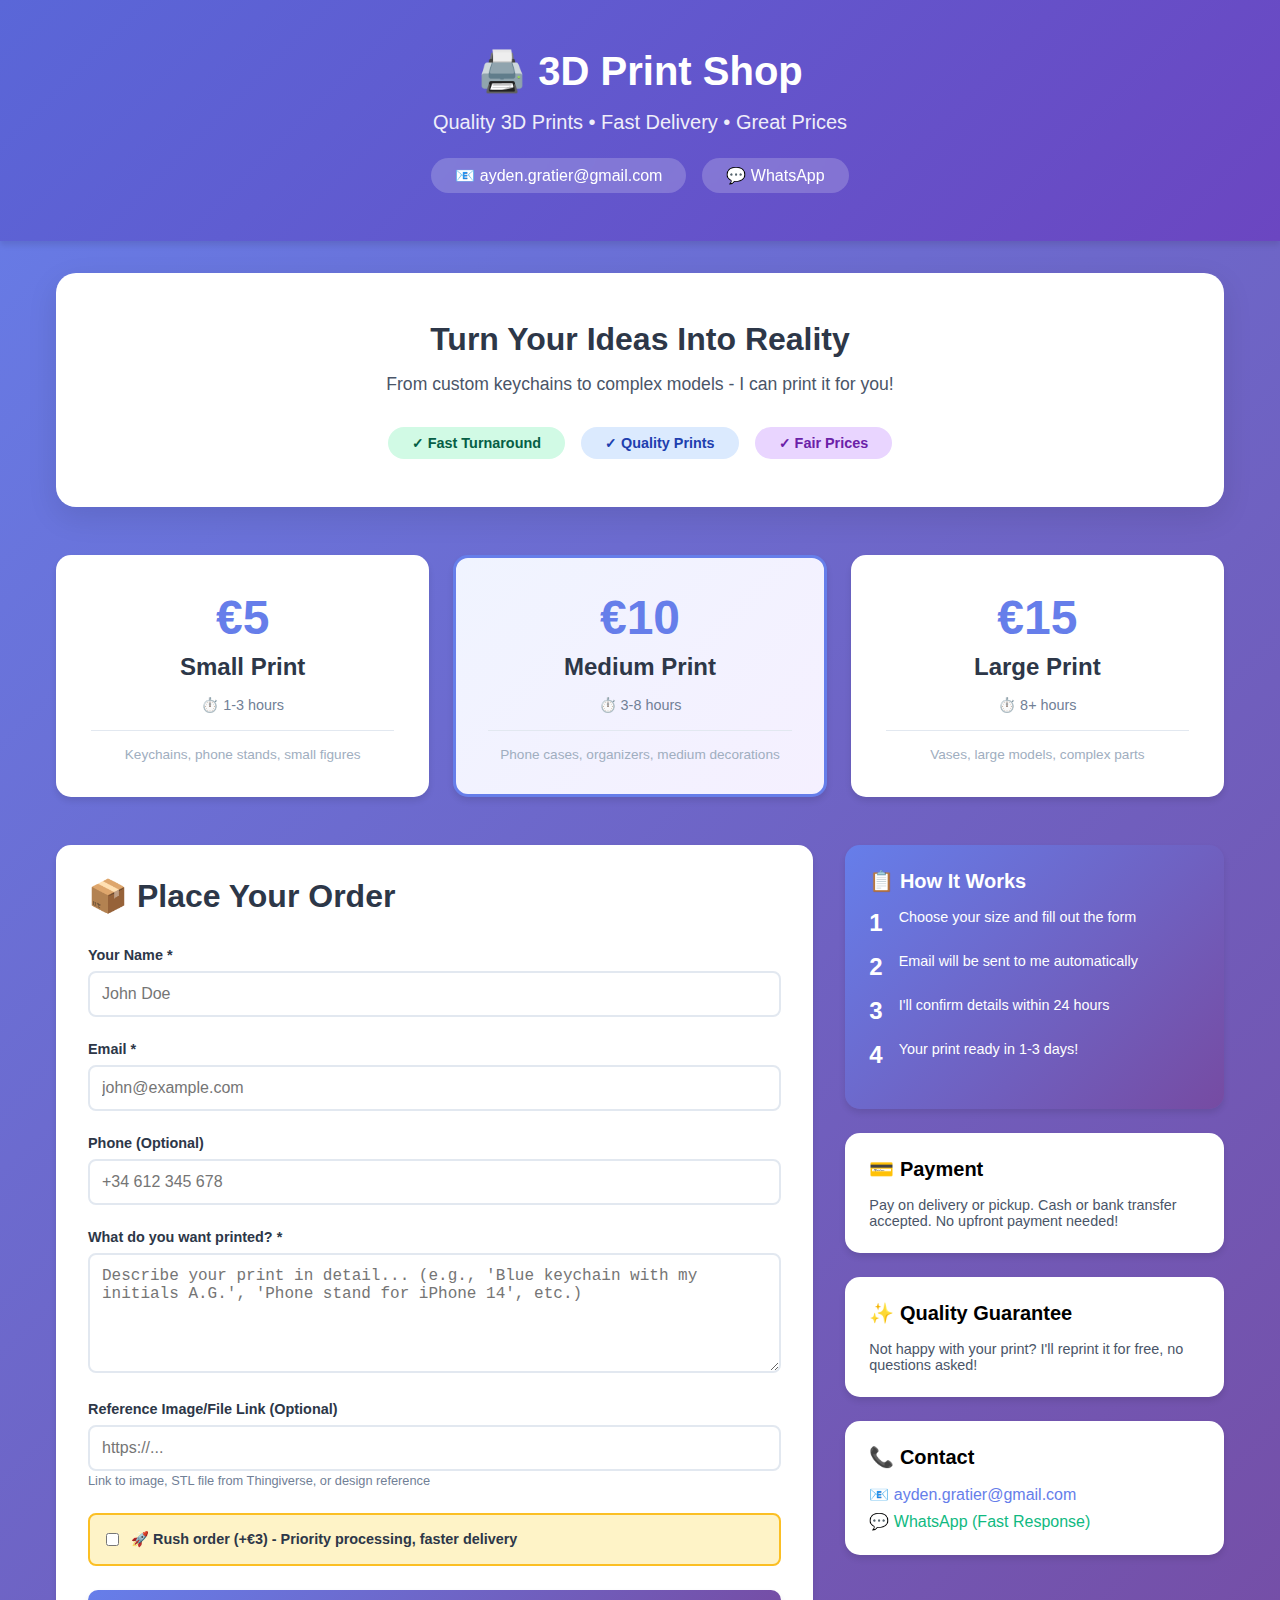
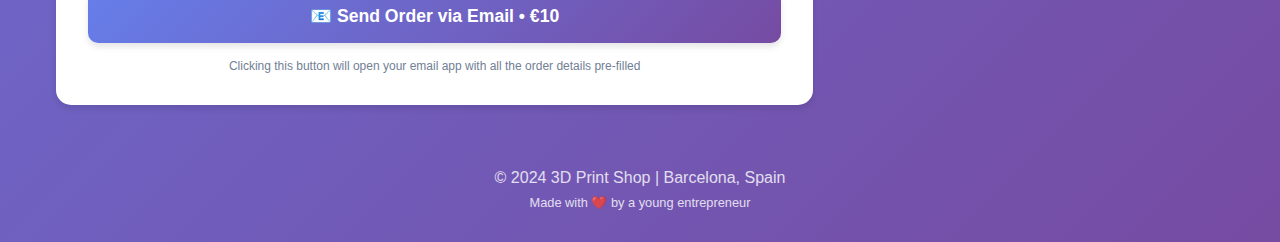
<file: github_html_version.html>
<!DOCTYPE html>
<html lang="en">
<head>
    <meta charset="UTF-8">
    <meta name="viewport" content="width=device-width, initial-scale=1.0">
    <title>3D Print Shop - Ayden Gratier</title>
    <style>
        * {
            margin: 0;
            padding: 0;
            box-sizing: border-box;
        }
        
        body {
            font-family: -apple-system, BlinkMacSystemFont, 'Segoe UI', Roboto, Oxygen, Ubuntu, Cantarell, sans-serif;
            background: linear-gradient(135deg, #667eea 0%, #764ba2 100%);
            min-height: 100vh;
        }
        
        .header {
            background: linear-gradient(135deg, #5a67d8 0%, #6b46c1 100%);
            color: white;
            padding: 3rem 1rem;
            text-align: center;
            box-shadow: 0 4px 6px rgba(0,0,0,0.1);
        }
        
        .header h1 {
            font-size: 2.5rem;
            margin-bottom: 1rem;
        }
        
        .header p {
            font-size: 1.25rem;
            opacity: 0.9;
            margin-bottom: 1.5rem;
        }
        
        .contact-bar {
            display: flex;
            flex-wrap: wrap;
            justify-content: center;
            gap: 1rem;
            margin-top: 1.5rem;
        }
        
        .contact-link {
            background: rgba(255,255,255,0.2);
            padding: 0.5rem 1.5rem;
            border-radius: 25px;
            color: white;
            text-decoration: none;
            transition: all 0.3s;
            backdrop-filter: blur(10px);
        }
        
        .contact-link:hover {
            background: rgba(255,255,255,0.3);
            transform: translateY(-2px);
        }
        
        .container {
            max-width: 1200px;
            margin: 0 auto;
            padding: 2rem 1rem;
        }
        
        .hero {
            background: white;
            border-radius: 20px;
            padding: 3rem 2rem;
            text-align: center;
            margin-bottom: 3rem;
            box-shadow: 0 10px 30px rgba(0,0,0,0.1);
        }
        
        .hero h2 {
            font-size: 2rem;
            color: #2d3748;
            margin-bottom: 1rem;
        }
        
        .hero p {
            font-size: 1.1rem;
            color: #4a5568;
            margin-bottom: 2rem;
        }
        
        .badges {
            display: flex;
            flex-wrap: wrap;
            justify-content: center;
            gap: 1rem;
        }
        
        .badge {
            padding: 0.5rem 1.5rem;
            border-radius: 25px;
            font-weight: 600;
            font-size: 0.9rem;
        }
        
        .badge-green {
            background: #d1fae5;
            color: #065f46;
        }
        
        .badge-blue {
            background: #dbeafe;
            color: #1e40af;
        }
        
        .badge-purple {
            background: #e9d5ff;
            color: #6b21a8;
        }
        
        .pricing-grid {
            display: grid;
            grid-template-columns: repeat(auto-fit, minmax(280px, 1fr));
            gap: 1.5rem;
            margin-bottom: 3rem;
        }
        
        .price-card {
            background: white;
            border-radius: 15px;
            padding: 2rem;
            text-align: center;
            box-shadow: 0 4px 6px rgba(0,0,0,0.1);
            border: 3px solid transparent;
            transition: all 0.3s;
            cursor: pointer;
        }
        
        .price-card:hover {
            transform: translateY(-5px);
            box-shadow: 0 10px 25px rgba(0,0,0,0.15);
            border-color: #667eea;
        }
        
        .price-card.selected {
            border-color: #667eea;
            background: linear-gradient(135deg, #f0f4ff 0%, #f5f0ff 100%);
        }
        
        .price {
            font-size: 3rem;
            font-weight: bold;
            color: #667eea;
            margin-bottom: 0.5rem;
        }
        
        .size-name {
            font-size: 1.5rem;
            font-weight: 600;
            color: #2d3748;
            margin-bottom: 1rem;
            text-transform: capitalize;
        }
        
        .time {
            color: #718096;
            margin-bottom: 1rem;
            font-size: 0.9rem;
        }
        
        .examples {
            color: #a0aec0;
            font-size: 0.85rem;
            padding-top: 1rem;
            border-top: 1px solid #e2e8f0;
        }
        
        .main-grid {
            display: grid;
            grid-template-columns: 2fr 1fr;
            gap: 2rem;
        }
        
        @media (max-width: 768px) {
            .main-grid {
                grid-template-columns: 1fr;
            }
        }
        
        .order-form {
            background: white;
            border-radius: 15px;
            padding: 2rem;
            box-shadow: 0 4px 6px rgba(0,0,0,0.1);
        }
        
        .order-form h2 {
            font-size: 2rem;
            color: #2d3748;
            margin-bottom: 2rem;
        }
        
        .form-group {
            margin-bottom: 1.5rem;
        }
        
        label {
            display: block;
            font-weight: 600;
            color: #2d3748;
            margin-bottom: 0.5rem;
            font-size: 0.9rem;
        }
        
        input, textarea {
            width: 100%;
            padding: 0.75rem;
            border: 2px solid #e2e8f0;
            border-radius: 8px;
            font-size: 1rem;
            transition: all 0.3s;
        }
        
        input:focus, textarea:focus {
            outline: none;
            border-color: #667eea;
            box-shadow: 0 0 0 3px rgba(102, 126, 234, 0.1);
        }
        
        textarea {
            resize: vertical;
            min-height: 120px;
        }
        
        .checkbox-group {
            background: #fef3c7;
            border: 2px solid #fbbf24;
            padding: 1rem;
            border-radius: 8px;
            display: flex;
            align-items: center;
        }
        
        .checkbox-group input {
            width: auto;
            margin-right: 0.75rem;
        }
        
        .submit-btn {
            width: 100%;
            background: linear-gradient(135deg, #667eea 0%, #764ba2 100%);
            color: white;
            padding: 1rem;
            border: none;
            border-radius: 10px;
            font-size: 1.1rem;
            font-weight: bold;
            cursor: pointer;
            transition: all 0.3s;
            box-shadow: 0 4px 6px rgba(0,0,0,0.1);
        }
        
        .submit-btn:hover {
            transform: translateY(-2px);
            box-shadow: 0 6px 12px rgba(0,0,0,0.15);
        }
        
        .submit-btn:active {
            transform: translateY(0);
        }
        
        .sidebar {
            display: flex;
            flex-direction: column;
            gap: 1.5rem;
        }
        
        .info-card {
            background: white;
            border-radius: 15px;
            padding: 1.5rem;
            box-shadow: 0 4px 6px rgba(0,0,0,0.1);
        }
        
        .info-card.primary {
            background: linear-gradient(135deg, #667eea 0%, #764ba2 100%);
            color: white;
        }
        
        .info-card h3 {
            font-size: 1.25rem;
            margin-bottom: 1rem;
        }
        
        .info-card.primary h3 {
            color: white;
        }
        
        .steps {
            list-style: none;
        }
        
        .steps li {
            display: flex;
            gap: 1rem;
            margin-bottom: 1rem;
            font-size: 0.9rem;
        }
        
        .step-number {
            font-size: 1.5rem;
            font-weight: bold;
        }
        
        .success-message {
            text-align: center;
            padding: 4rem 2rem;
        }
        
        .success-icon {
            font-size: 5rem;
            margin-bottom: 1rem;
        }
        
        .success-message h3 {
            font-size: 2rem;
            color: #10b981;
            margin-bottom: 1rem;
        }
        
        .footer {
            text-align: center;
            padding: 2rem;
            color: white;
            opacity: 0.8;
        }
        
        .hidden {
            display: none;
        }
    </style>
</head>
<body>
    <header class="header">
        <h1>🖨️ 3D Print Shop</h1>
        <p>Quality 3D Prints • Fast Delivery • Great Prices</p>
        <div class="contact-bar">
            <a href="mailto:ayden.gratier@gmail.com" class="contact-link">📧 ayden.gratier@gmail.com</a>
            <a href="https://wa.me/34612345678" class="contact-link">💬 WhatsApp</a>
        </div>
    </header>

    <div class="container">
        <div class="hero">
            <h2>Turn Your Ideas Into Reality</h2>
            <p>From custom keychains to complex models - I can print it for you!</p>
            <div class="badges">
                <span class="badge badge-green">✓ Fast Turnaround</span>
                <span class="badge badge-blue">✓ Quality Prints</span>
                <span class="badge badge-purple">✓ Fair Prices</span>
            </div>
        </div>

        <div class="pricing-grid">
            <div class="price-card" onclick="selectSize('small', 5)">
                <div class="price">€5</div>
                <div class="size-name">Small Print</div>
                <div class="time">⏱️ 1-3 hours</div>
                <div class="examples">Keychains, phone stands, small figures</div>
            </div>
            <div class="price-card selected" onclick="selectSize('medium', 10)">
                <div class="price">€10</div>
                <div class="size-name">Medium Print</div>
                <div class="time">⏱️ 3-8 hours</div>
                <div class="examples">Phone cases, organizers, medium decorations</div>
            </div>
            <div class="price-card" onclick="selectSize('large', 15)">
                <div class="price">€15</div>
                <div class="size-name">Large Print</div>
                <div class="time">⏱️ 8+ hours</div>
                <div class="examples">Vases, large models, complex parts</div>
            </div>
        </div>

        <div class="main-grid">
            <div class="order-form">
                <h2>📦 Place Your Order</h2>
                
                <div id="orderForm">
                    <div class="form-group">
                        <label>Your Name *</label>
                        <input type="text" id="name" placeholder="John Doe" required>
                    </div>

                    <div class="form-group">
                        <label>Email *</label>
                        <input type="email" id="email" placeholder="john@example.com" required>
                    </div>

                    <div class="form-group">
                        <label>Phone (Optional)</label>
                        <input type="tel" id="phone" placeholder="+34 612 345 678">
                    </div>

                    <div class="form-group">
                        <label>What do you want printed? *</label>
                        <textarea id="description" placeholder="Describe your print in detail... (e.g., 'Blue keychain with my initials A.G.', 'Phone stand for iPhone 14', etc.)" required></textarea>
                    </div>

                    <div class="form-group">
                        <label>Reference Image/File Link (Optional)</label>
                        <input type="url" id="reference" placeholder="https://...">
                        <small style="color: #718096; font-size: 0.8rem;">Link to image, STL file from Thingiverse, or design reference</small>
                    </div>

                    <div class="form-group">
                        <div class="checkbox-group">
                            <input type="checkbox" id="urgent">
                            <label for="urgent" style="margin: 0;">🚀 Rush order (+€3) - Priority processing, faster delivery</label>
                        </div>
                    </div>

                    <button class="submit-btn" onclick="submitOrder()">
                        📧 Send Order via Email • €<span id="totalPrice">10</span>
                    </button>
                    <p style="text-align: center; color: #718096; font-size: 0.75rem; margin-top: 1rem;">
                        Clicking this button will open your email app with all the order details pre-filled
                    </p>
                </div>

                <div id="successMessage" class="success-message hidden">
                    <div class="success-icon">✅</div>
                    <h3>Order Email Ready!</h3>
                    <p style="color: #4a5568; font-size: 1.1rem; margin-bottom: 1rem;">Your email client should have opened with your order details.</p>
                    <p style="color: #718096;">If it didn't open, please email me directly at:</p>
                    <a href="mailto:ayden.gratier@gmail.com" style="color: #667eea; font-weight: 600; font-size: 1.1rem;">ayden.gratier@gmail.com</a>
                    <br><br>
                    <button onclick="resetForm()" style="background: #667eea; color: white; border: none; padding: 0.75rem 2rem; border-radius: 8px; cursor: pointer; font-weight: 600;">Place Another Order</button>
                </div>
            </div>

            <div class="sidebar">
                <div class="info-card primary">
                    <h3>📋 How It Works</h3>
                    <ol class="steps">
                        <li>
                            <span class="step-number">1</span>
                            <span>Choose your size and fill out the form</span>
                        </li>
                        <li>
                            <span class="step-number">2</span>
                            <span>Email will be sent to me automatically</span>
                        </li>
                        <li>
                            <span class="step-number">3</span>
                            <span>I'll confirm details within 24 hours</span>
                        </li>
                        <li>
                            <span class="step-number">4</span>
                            <span>Your print ready in 1-3 days!</span>
                        </li>
                    </ol>
                </div>

                <div class="info-card">
                    <h3>💳 Payment</h3>
                    <p style="color: #4a5568; font-size: 0.9rem;">Pay on delivery or pickup. Cash or bank transfer accepted. No upfront payment needed!</p>
                </div>

                <div class="info-card">
                    <h3>✨ Quality Guarantee</h3>
                    <p style="color: #4a5568; font-size: 0.9rem;">Not happy with your print? I'll reprint it for free, no questions asked!</p>
                </div>

                <div class="info-card">
                    <h3>📞 Contact</h3>
                    <p style="margin-bottom: 0.5rem;"><a href="mailto:ayden.gratier@gmail.com" style="color: #667eea; text-decoration: none;">📧 ayden.gratier@gmail.com</a></p>
                    <p><a href="https://wa.me/34612345678" style="color: #10b981; text-decoration: none;">💬 WhatsApp (Fast Response)</a></p>
                </div>
            </div>
        </div>
    </div>

    <footer class="footer">
        <p>© 2024 3D Print Shop | Barcelona, Spain</p>
        <p style="font-size: 0.8rem; margin-top: 0.5rem;">Made with ❤️ by a young entrepreneur</p>
    </footer>

    <script>
        let selectedSize = 'medium';
        let basePrice = 10;

        function selectSize(size, price) {
            selectedSize = size;
            basePrice = price;
            
            // Update UI
            document.querySelectorAll('.price-card').forEach(card => {
                card.classList.remove('selected');
            });
            event.currentTarget.classList.add('selected');
            
            updatePrice();
        }

        function updatePrice() {
            const urgent = document.getElementById('urgent').checked;
            const total = basePrice + (urgent ? 3 : 0);
            document.getElementById('totalPrice').textContent = total;
        }

        document.getElementById('urgent').addEventListener('change', updatePrice);

        function submitOrder() {
            const name = document.getElementById('name').value;
            const email = document.getElementById('email').value;
            const phone = document.getElementById('phone').value;
            const description = document.getElementById('description').value;
            const reference = document.getElementById('reference').value;
            const urgent = document.getElementById('urgent').checked;

            if (!name || !email || !description) {
                alert('Please fill in all required fields (Name, Email, Description)');
                return;
            }

            const total = basePrice + (urgent ? 3 : 0);
            
            const emailSubject = encodeURIComponent(`3D Print Order - ${name}`);
            const emailBody = encodeURIComponent(
                `NEW 3D PRINT ORDER\n\n` +
                `Name: ${name}\n` +
                `Email: ${email}\n` +
                `Phone: ${phone || 'Not provided'}\n\n` +
                `SIZE: ${selectedSize.toUpperCase()}\n` +
                `Price: €${total}\n` +
                `Rush Order: ${urgent ? 'YES (+€3)' : 'No'}\n\n` +
                `DESCRIPTION:\n${description}\n\n` +
                `Reference Link: ${reference || 'None'}\n\n` +
                `---\n` +
                `Please confirm this order when you receive this email!`
            );
            
            window.location.href = `mailto:ayden.gratier@gmail.com?subject=${emailSubject}&body=${emailBody}`;
            
            document.getElementById('orderForm').classList.add('hidden');
            document.getElementById('successMessage').classList.remove('hidden');
        }

        function resetForm() {
            document.getElementById('orderForm').classList.remove('hidden');
            document.getElementById('successMessage').classList.add('hidden');
            document.getElementById('name').value = '';
            document.getElementById('email').value = '';
            document.getElementById('phone').value = '';
            document.getElementById('description').value = '';
            document.getElementById('reference').value = '';
            document.getElementById('urgent').checked = false;
            updatePrice();
        }
    </script>
</body>
</html>
</file>
